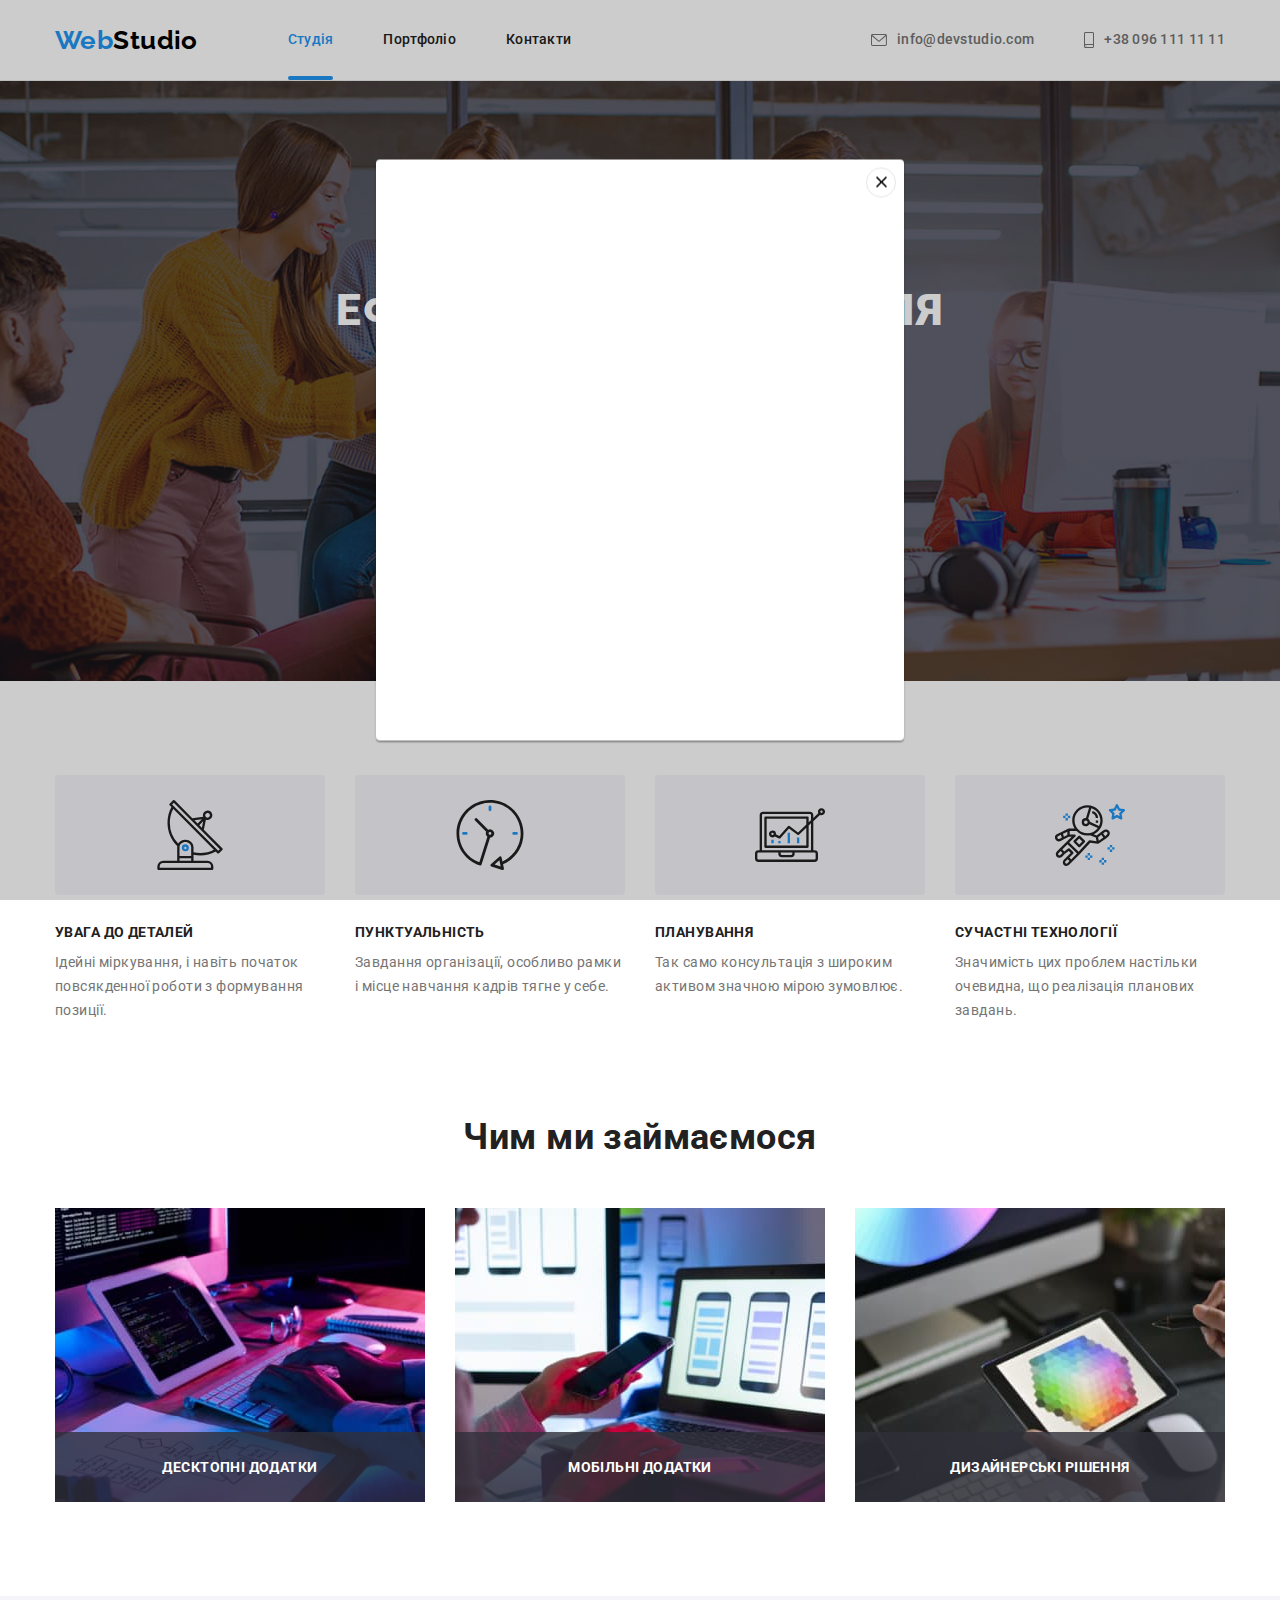
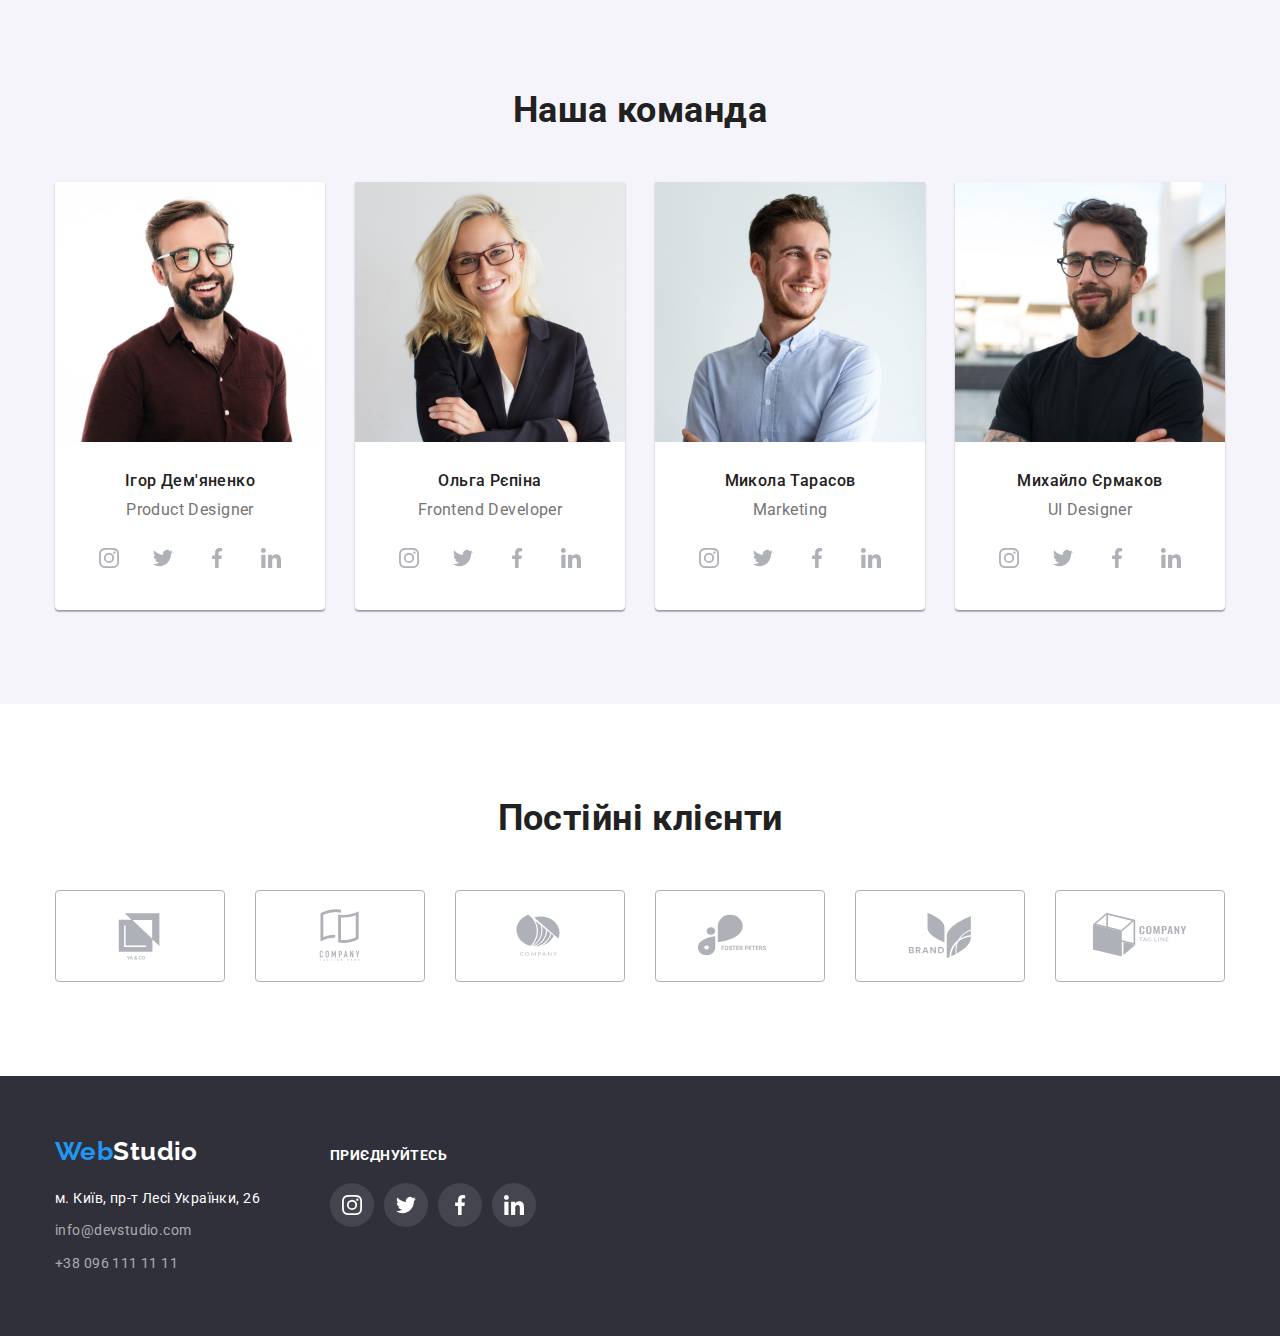
<file: index.html>
<!DOCTYPE html>
<html lang="uk">
  <head>
    <meta charset="UTF-8" />
    <meta http-equiv="X-UA-Compatible" content="IE=edge" />
    <meta name="viewport" content="width=device-width, initial-scale=1.0" />
    <title>WebStudio</title>
    <link rel="preconnect" href="https://fonts.googleapis.com" />
    <link rel="preconnect" href="https://fonts.gstatic.com" crossorigin />
    <link
      href="https://fonts.googleapis.com/css2?family=Raleway:wght@700&family=Roboto:wght@400;500;700;900&display=swap"
      rel="stylesheet"
    />
    <link
      rel="stylesheet"
      href="https://cdnjs.cloudflare.com/ajax/libs/modern-normalize/1.1.0/modern-normalize.min.css"
    />
    <link href="./assets/css/styles.css" rel="stylesheet" />
  </head>

  <body>
    <!-- Header -->
    <header class="header">
      <div class="container">
        <nav class="menu">
          <div class="menu-wrapper">
            <a class="menu-logo" href="./index.html"> Web<span class="logo-part">Studio</span> </a>
            <ul class="menu-list list">
              <li class="menu-item">
                <a class="menu-link menu-link-current" href="./index.html">Студія</a>
              </li>
              <li class="menu-item">
                <a class="menu-link" href="./portfolio.html">Портфоліо</a>
              </li>
              <li class="menu-item">
                <a class="menu-link" href="#">Контакти</a>
              </li>
            </ul>
          </div>
          <ul class="contacts">
            <li class="contacts-item">
              <a class="contacts-link" href="mailto:info@devstudio.com">
                <svg class="contacts-icon" width="16" height="12">
                  <use href="./assets/images/svg/icons.svg#envelope-icon"></use>
                </svg>
                <span class="contacts-label">info@devstudio.com</span>
              </a>
            </li>
            <li class="contacts-item">
              <a class="contacts-link" href="tel:+380961111111">
                <svg class="contacts-icon" width="10" height="16">
                  <use href="./assets/images/svg/icons.svg#smartphone-icon"></use>
                </svg>
                <span class="contacts-label">+38 096 111 11 11</span>
              </a>
            </li>
          </ul>
        </nav>
      </div>
    </header>
    <!-- Main content -->
    <main class="main">
      <section class="hero">
        <div class="container">
          <h1 class="hero-title">Ефективні рішення для вашого бізнесу</h1>
          <button class="hero-button" type="button" data-modal-open>Замовити послугу</button>
        </div>
      </section>
      <!-- Features -->
      <section class="features">
        <div class="features-container container">
          <h2 class="features-title visually-hidden">Особливості нашої роботи</h2>
          <ul class="features-list">
            <li class="features-item">
              <div class="features-wrapper">
                <svg class="features-icon" width="70" height="70">
                  <use href="./assets/images/svg/icons.svg#antenna-icon"></use>
                </svg>
              </div>
              <h3 class="features-item-title">Увага до деталей</h3>
              <p class="features-text">
                Ідейні міркування, і навіть початок повсякденної роботи з формування позиції.
              </p>
            </li>
            <li class="features-item">
              <div class="features-wrapper">
                <svg class="features-icon" width="70" height="70">
                  <use href="./assets/images/svg/icons.svg#clock-icon"></use>
                </svg>
              </div>
              <h3 class="features-item-title">Пунктуальнiсть</h3>
              <p class="features-text">
                Завдання організації, особливо рамки і місце навчання кадрів тягне у себе.
              </p>
            </li>
            <li class="features-item">
              <div class="features-wrapper">
                <svg class="features-icon" width="70" height="70">
                  <use href="./assets/images/svg/icons.svg#diagram-icon"></use>
                </svg>
              </div>
              <h3 class="features-item-title">Планування</h3>
              <p class="features-text">
                Так само консультація з широким активом значною мірою зумовлює.
              </p>
            </li>
            <li class="features-item">
              <div class="features-wrapper">
                <svg class="features-icon" width="70" height="70">
                  <use href="./assets/images/svg/icons.svg#astronaut-icon"></use>
                </svg>
              </div>
              <h3 class="features-item-title">Сучастнi технології</h3>
              <p class="features-text">
                Значимість цих проблем настільки очевидна, що реалізація планових завдань.
              </p>
            </li>
          </ul>
        </div>
      </section>
      <!-- Activity of the company -->
      <section class="gallery section">
        <div class="container">
          <h2 class="section-title">Чим ми займаємося</h2>
          <ul class="gallery-list">
            <li class="gallery-item">
              <img
                class="gallery-picture"
                src="./assets/images/jpg/our-work-1.jpg"
                alt="Програмування вебсайтів та додатків"
                width="370"
              />
              <div class="gallery-picture-overlay">
                <p class="overlay-text">Десктопні додатки</p>
              </div>
            </li>
            <li class="gallery-item">
              <img
                class="gallery-picture"
                src="./assets/images/jpg/our-work-2.jpg"
                alt="Адаптивний веб-дизайн сайтів"
                width="370"
              />
              <div class="gallery-picture-overlay">
                <p class="overlay-text">Мобільні додатки</p>
              </div>
            </li>
            <li class="gallery-item">
              <img
                class="gallery-picture"
                src="./assets/images/jpg/our-work-3.jpg"
                alt="Вибір кольору та дизайну сайту"
                width="370"
              />
              <div class="gallery-picture-overlay">
                <p class="overlay-text">Дизайнерські рішення</p>
              </div>
            </li>
          </ul>
        </div>
      </section>
      <!-- Our team -->
      <section class="our-team section">
        <div class="container">
          <h2 class="section-title">Наша команда</h2>
          <ul class="our-team-list">
            <li class="our-team-item">
              <img
                class="our-team-picture"
                src="./assets/images/jpg/employee-1.jpg"
                alt="Ігор Дем'яненко"
                width="270"
              />
              <div class="our-team-wrapper">
                <h3 class="our-team-subtitle">Ігор Дем'яненко</h3>
                <p class="our-team-text">Product Designer</p>
                <ul class="social-list">
                  <li class="social-item">
                    <a class="social-link" href="#">
                      <svg class="social-icon" width="20px" height="20px">
                        <use href="./assets/images/svg/icons.svg#instagram-icon"></use>
                      </svg>
                    </a>
                  </li>
                  <li class="social-item">
                    <a class="social-link" href="#">
                      <svg class="social-icon" width="20px" height="20px">
                        <use href="./assets/images/svg/icons.svg#twitter-icon"></use>
                      </svg>
                    </a>
                  </li>
                  <li class="social-item">
                    <a class="social-link" href="#">
                      <svg class="social-icon" width="20px" height="20px">
                        <use href="./assets/images/svg/icons.svg#facebook-icon"></use>
                      </svg>
                    </a>
                  </li>
                  <li class="social-item">
                    <a class="social-link" href="#">
                      <svg class="social-icon" width="20px" height="20px">
                        <use href="./assets/images/svg/icons.svg#linkedin-icon"></use>
                      </svg>
                    </a>
                  </li>
                </ul>
              </div>
            </li>
            <li class="our-team-item">
              <img
                class="our-team-picture"
                src="./assets/images/jpg/employee-2.jpg"
                alt="Ольга Рєпіна"
                width="270"
              />
              <div class="our-team-wrapper">
                <h3 class="our-team-subtitle">Ольга Рєпіна</h3>
                <p class="our-team-text">Frontend Developer</p>
                <ul class="social-list">
                  <li class="social-item">
                    <a class="social-link" href="#">
                      <svg class="social-icon" width="20px" height="20px">
                        <use href="./assets/images/svg/icons.svg#instagram-icon"></use>
                      </svg>
                    </a>
                  </li>
                  <li class="social-item">
                    <a class="social-link" href="#">
                      <svg class="social-icon" width="20px" height="20px">
                        <use href="./assets/images/svg/icons.svg#twitter-icon"></use>
                      </svg>
                    </a>
                  </li>
                  <li class="social-item">
                    <a class="social-link" href="#">
                      <svg class="social-icon" width="20px" height="20px">
                        <use href="./assets/images/svg/icons.svg#facebook-icon"></use>
                      </svg>
                    </a>
                  </li>
                  <li class="social-item">
                    <a class="social-link" href="#">
                      <svg class="social-icon" width="20px" height="20px">
                        <use href="./assets/images/svg/icons.svg#linkedin-icon"></use>
                      </svg>
                    </a>
                  </li>
                </ul>
              </div>
            </li>
            <li class="our-team-item">
              <img
                class="our-team-picture"
                src="./assets/images/jpg/employee-3.jpg"
                alt="Микола Тарасов"
                width="270"
              />
              <div class="our-team-wrapper">
                <h3 class="our-team-subtitle">Микола Тарасов</h3>
                <p class="our-team-text">Marketing</p>
                <ul class="social-list">
                  <li class="social-item">
                    <a class="social-link" href="#">
                      <svg class="social-icon" width="20px" height="20px">
                        <use href="./assets/images/svg/icons.svg#instagram-icon"></use>
                      </svg>
                    </a>
                  </li>
                  <li class="social-item">
                    <a class="social-link" href="#">
                      <svg class="social-icon" width="20px" height="20px">
                        <use href="./assets/images/svg/icons.svg#twitter-icon"></use>
                      </svg>
                    </a>
                  </li>
                  <li class="social-item">
                    <a class="social-link" href="#">
                      <svg class="social-icon" width="20px" height="20px">
                        <use href="./assets/images/svg/icons.svg#facebook-icon"></use>
                      </svg>
                    </a>
                  </li>
                  <li class="social-item">
                    <a class="social-link" href="#">
                      <svg class="social-icon" width="20px" height="20px">
                        <use href="./assets/images/svg/icons.svg#linkedin-icon"></use>
                      </svg>
                    </a>
                  </li>
                </ul>
              </div>
            </li>
            <li class="our-team-item">
              <img
                class="our-team-picture"
                src="./assets/images/jpg/employee-4.jpg"
                alt="Михайло Єрмаков"
                width="270"
              />
              <div class="our-team-wrapper">
                <h3 class="our-team-subtitle">Михайло Єрмаков</h3>
                <p class="our-team-text">UI Designer</p>
                <ul class="social-list">
                  <li class="social-item">
                    <a class="social-link" href="#">
                      <svg class="social-icon" width="20px" height="20px">
                        <use href="./assets/images/svg/icons.svg#instagram-icon"></use>
                      </svg>
                    </a>
                  </li>
                  <li class="social-item">
                    <a class="social-link" href="#">
                      <svg class="social-icon" width="20px" height="20px">
                        <use href="./assets/images/svg/icons.svg#twitter-icon"></use>
                      </svg>
                    </a>
                  </li>
                  <li class="social-item">
                    <a class="social-link" href="#">
                      <svg class="social-icon" width="20px" height="20px">
                        <use href="./assets/images/svg/icons.svg#facebook-icon"></use>
                      </svg>
                    </a>
                  </li>
                  <li class="social-item">
                    <a class="social-link" href="#">
                      <svg class="social-icon" width="20px" height="20px">
                        <use href="./assets/images/svg/icons.svg#linkedin-icon"></use>
                      </svg>
                    </a>
                  </li>
                </ul>
              </div>
            </li>
          </ul>
        </div>
      </section>
      <!-- Our partners -->
      <section class="partners section">
        <div class="partners-container container">
          <h2 class="section-title">Постійні клієнти</h2>
          <ul class="partners-list">
            <li class="partners-item">
              <a class="partners-link" href="#">
                <svg class="partners-icon" width="106" height="60">
                  <use href="./assets/images/svg/icons.svg#client-1"></use>
                </svg>
              </a>
            </li>
            <li class="partners-item">
              <a class="partners-link" href="#">
                <svg class="partners-icon" width="106" height="60">
                  <use href="./assets/images/svg/icons.svg#client-2"></use>
                </svg>
              </a>
            </li>
            <li class="partners-item">
              <a class="partners-link" href="#">
                <svg class="partners-icon" width="106" height="60">
                  <use href="./assets/images/svg/icons.svg#client-3"></use>
                </svg>
              </a>
            </li>
            <li class="partners-item">
              <a class="partners-link" href="#">
                <svg class="partners-icon" width="106" height="60">
                  <use href="./assets/images/svg/icons.svg#client-4"></use>
                </svg>
              </a>
            </li>
            <li class="partners-item">
              <a class="partners-link" href="#">
                <svg class="partners-icon" width="106" height="60">
                  <use href="./assets/images/svg/icons.svg#client-5"></use>
                </svg>
              </a>
            </li>
            <li class="partners-item">
              <a class="partners-link" href="#">
                <svg class="partners-icon" width="106" height="60">
                  <use href="./assets/images/svg/icons.svg#client-6"></use>
                </svg>
              </a>
            </li>
          </ul>
        </div>
      </section>
    </main>
    <!-- Footer -->
    <footer class="footer">
      <div class="container footer-container">
        <div class="footer-contacts">
          <a class="footer-logo" href="./index.html"> Web<span class="logo-part">Studio</span> </a>
          <address class="footer-address">
            <ul class="footer-list">
              <li class="footer-item">
                <a
                  class="footer-link link-map"
                  href="https://goo.gl/maps/8viNXfXdV3uJQZfFA"
                  target="_blank"
                  rel="noopener noreferrer nofollow"
                >
                  м. Київ, пр-т Лесі Українки, 26
                </a>
              </li>
              <li class="footer-item">
                <a class="footer-link" href="mailto:info@devstudio.com"> info@devstudio.com </a>
              </li>
              <li class="footer-item">
                <a class="footer-link" href="tel:+380961111111"> +38 096 111 11 11 </a>
              </li>
            </ul>
          </address>
        </div>
        <div class="social-wrapper">
          <p class="social-title">приєднуйтесь</p>
          <ul class="social-list">
            <li class="social-item">
              <!-- Добавить aria-label -->
              <a
                class="social-link footer-social-link"
                href="#"
                aria-label="Посилання на Instagram"
              >
                <svg class="social-icon" width="20px" height="20px">
                  <use href="./assets/images/svg/icons.svg#instagram-icon"></use>
                </svg>
              </a>
            </li>
            <li class="social-item">
              <a class="social-link footer-social-link" href="#">
                <svg class="social-icon" width="20px" height="20px">
                  <use href="./assets/images/svg/icons.svg#twitter-icon"></use>
                </svg>
              </a>
            </li>
            <li class="social-item">
              <a class="social-link footer-social-link" href="#">
                <svg class="social-icon" width="20px" height="20px">
                  <use href="./assets/images/svg/icons.svg#facebook-icon"></use>
                </svg>
              </a>
            </li>
            <li class="social-item">
              <a class="social-link footer-social-link" href="#">
                <svg class="social-icon" width="20px" height="20px">
                  <use href="./assets/images/svg/icons.svg#linkedin-icon"></use>
                </svg>
              </a>
            </li>
          </ul>
        </div>
      </div>
    </footer>
    <div class="backdrop" data-modal>
      <div class="modal">
        <button
          class="modal-close-button"
          type="button"
          aria-label="Кнопка закриття"
          data-modal-close
        >
          <svg class="modal-icon" width="18" height="18">
            <use href="./assets/images/svg/icons.svg#icon-close"></use>
          </svg>
        </button>
      </div>
    </div>
    <script src="./assets/js/modal.js"></script>
  </body>
</html>
</file>
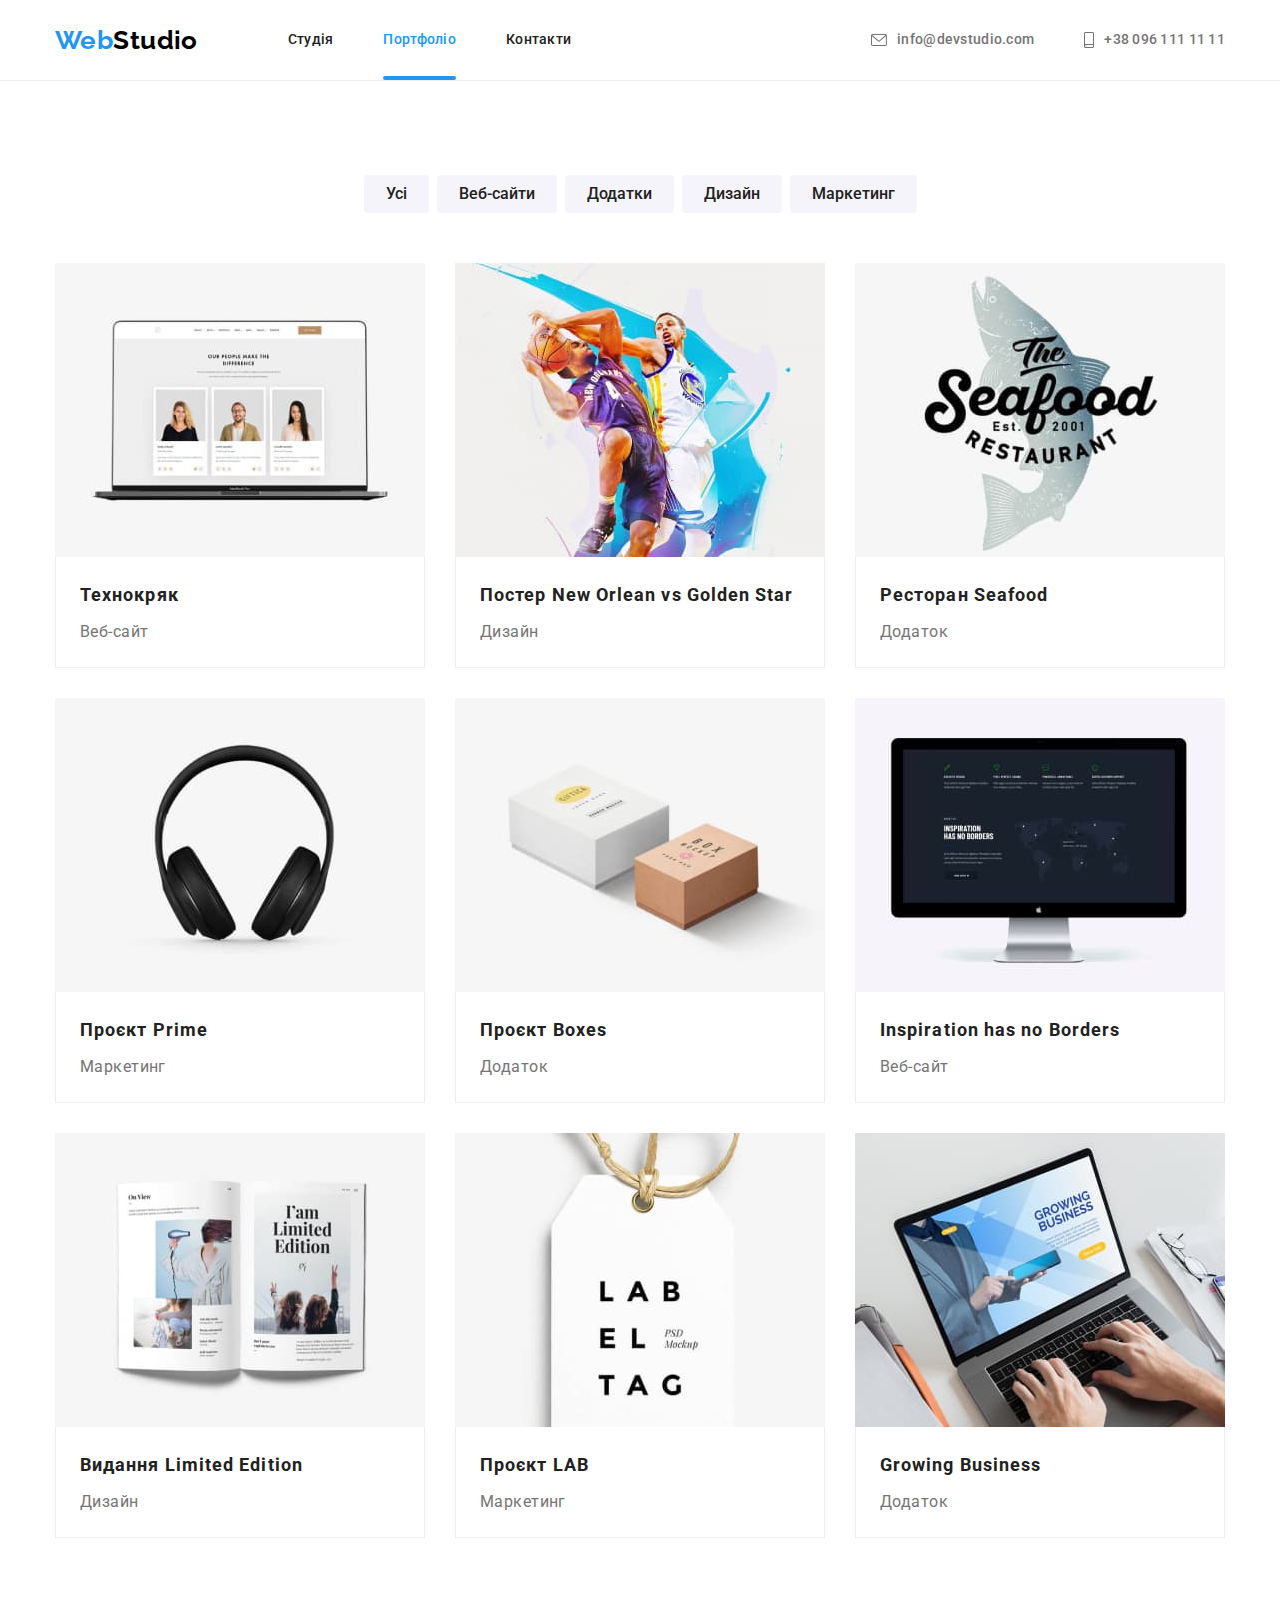
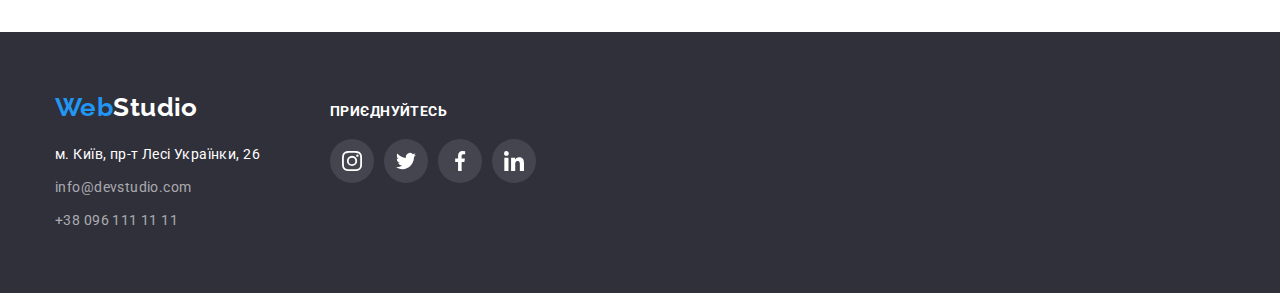
<file: portfolio.html>
<!DOCTYPE html>
<html lang="uk">
  <head>
    <meta charset="UTF-8" />
    <meta http-equiv="X-UA-Compatible" content="IE=edge" />
    <meta name="viewport" content="width=device-width, initial-scale=1.0" />
    <title>WebStudio</title>
    <link rel="preconnect" href="https://fonts.googleapis.com" />
    <link rel="preconnect" href="https://fonts.gstatic.com" crossorigin />
    <link
      href="https://fonts.googleapis.com/css2?family=Raleway:wght@700&family=Roboto:wght@400;500;700;900&display=swap"
      rel="stylesheet"
    />
    <link
      rel="stylesheet"
      href="https://cdnjs.cloudflare.com/ajax/libs/modern-normalize/1.1.0/modern-normalize.min.css"
    />
    <link href="./assets/css/styles.css" rel="stylesheet" />
  </head>

  <body>
    <!-- Header -->
    <header class="header">
      <div class="container">
        <nav class="menu">
          <div class="menu-wrapper">
            <a class="menu-logo" href="./index.html"> Web<span class="logo-part">Studio</span> </a>
            <ul class="menu-list list">
              <li class="menu-item">
                <a class="menu-link" href="./index.html">Студія</a>
              </li>
              <li class="menu-item">
                <a class="menu-link menu-link-current" href="./portfolio.html">Портфоліо</a>
              </li>
              <li class="menu-item">
                <a class="menu-link" href="#">Контакти</a>
              </li>
            </ul>
          </div>
          <ul class="contacts">
            <li class="contacts-item">
              <a class="contacts-link" href="mailto:info@devstudio.com">
                <svg class="contacts-icon" width="16" height="12">
                  <use href="./assets/images/svg/icons.svg#envelope-icon"></use>
                </svg>
                <span class="contacts-label">info@devstudio.com</span>
              </a>
            </li>
            <li class="contacts-item">
              <a class="contacts-link" href="tel:+380961111111">
                <svg class="contacts-icon" width="10" height="16">
                  <use href="./assets/images/svg/icons.svg#smartphone-icon"></use>
                </svg>
                <span class="contacts-label">+38 096 111 11 11</span>
              </a>
            </li>
          </ul>
        </nav>
      </div>
    </header>
    <!-- Main content -->
    <main>
      <!-- Portfolio filter buttons -->
      <section class="portfolio section">
        <div class="portfolio-container container">
          <ul class="portfolio-filter filter">
            <li class="filter-item">
              <button class="filter-button" type="button">Усі</button>
            </li>
            <li class="filter-item">
              <button class="filter-button" type="button">Веб-сайти</button>
            </li>
            <li class="filter-item">
              <button class="filter-button" type="button">Додатки</button>
            </li>
            <li class="filter-item">
              <button class="filter-button" type="button">Дизайн</button>
            </li>
            <li class="filter-item">
              <button class="filter-button" type="button">Маркетинг</button>
            </li>
          </ul>
          <!-- Company projects -->
          <ul class="portfolio-cards cards">
            <li class="cards-item">
              <a class="cards-link" href="#">
                <div class="cards-thumb">
                  <img
                    class="cards-picture"
                    src="./assets/images/jpg/portfolio-1.jpg"
                    alt="Вебсайт технокряк"
                  />
                  <div class="cards-overlay">
                    <p class="cards-overlay-text">
                      Ресурс пропонує комплексні пропозиції з різним рівнем функціоналу та сервісів.
                      Все це дозволить відвідувачу отримати вичерпні відомості про компанію чи
                      приватну особу.
                    </p>
                  </div>
                </div>
                <div class="cards-content">
                  <h2 class="cards-title">Технокряк</h2>
                  <p class="cards-text">Веб-сайт</p>
                </div>
              </a>
            </li>
            <li class="cards-item">
              <a class="cards-link" href="#">
                <div class="cards-thumb">
                  <img
                    class="cards-pictute"
                    src="./assets/images/jpg/portfolio-2.jpg"
                    alt="Постер New Orlean vs Golden Star"
                  />
                  <div class="cards-overlay">
                    <p class="cards-overlay-text">
                      Ресурс пропонує комплексні пропозиції з різним рівнем функціоналу та сервісів.
                      Все це дозволить відвідувачу отримати вичерпні відомості про компанію чи
                      приватну особу.
                    </p>
                  </div>
                </div>
                <div class="cards-content">
                  <h2 class="cards-title">Постер New Orlean vs Golden Star</h2>
                  <p class="cards-text">Дизайн</p>
                </div>
              </a>
            </li>
            <li class="cards-item">
              <a class="cards-link" href="#">
                <div class="cards-thumb">
                  <img
                    class="cards-pictute"
                    src="./assets/images/jpg/portfolio-3.jpg"
                    alt="Додаток Ресторан Seafood"
                  />
                  <div class="cards-overlay">
                    <p class="cards-overlay-text">
                      Ресурс пропонує комплексні пропозиції з різним рівнем функціоналу та сервісів.
                      Все це дозволить відвідувачу отримати вичерпні відомості про компанію чи
                      приватну особу.
                    </p>
                  </div>
                </div>
                <div class="cards-content">
                  <h2 class="cards-title">Ресторан Seafood</h2>
                  <p class="cards-text">Додаток</p>
                </div>
              </a>
            </li>
            <li class="cards-item">
              <a class="cards-link" href="#">
                <div class="cards-thumb">
                  <img
                    class="cards-pictute"
                    src="./assets/images/jpg/portfolio-4.jpg"
                    alt="Маркетинг-проект Prime"
                  />
                  <div class="cards-overlay">
                    <p class="cards-overlay-text">
                      Ресурс пропонує комплексні пропозиції з різним рівнем функціоналу та сервісів.
                      Все це дозволить відвідувачу отримати вичерпні відомості про компанію чи
                      приватну особу.
                    </p>
                  </div>
                </div>
                <div class="cards-content">
                  <h2 class="cards-title">Проєкт Prime</h2>
                  <p class="cards-text">Маркетинг</p>
                </div>
              </a>
            </li>
            <li class="cards-item">
              <a class="cards-link" href="#">
                <div class="cards-thumb">
                  <img
                    class="cards-pictute"
                    src="./assets/images/jpg/portfolio-5.jpg"
                    alt="Додаток проект Boxes"
                  />
                  <div class="cards-overlay">
                    <p class="cards-overlay-text">
                      Ресурс пропонує комплексні пропозиції з різним рівнем функціоналу та сервісів.
                      Все це дозволить відвідувачу отримати вичерпні відомості про компанію чи
                      приватну особу.
                    </p>
                  </div>
                </div>
                <div class="cards-content">
                  <h2 class="cards-title">Проєкт Boxes</h2>
                  <p class="cards-text">Додаток</p>
                </div>
              </a>
            </li>
            <li class="cards-item">
              <a class="cards-link" href="#">
                <div class="cards-thumb">
                  <img
                    class="cards-pictute"
                    src="./assets/images/jpg/portfolio-6.jpg"
                    alt="Веб-сайт Inspiration has no Borders"
                  />
                  <div class="cards-overlay">
                    <p class="cards-overlay-text">
                      Ресурс пропонує комплексні пропозиції з різним рівнем функціоналу та сервісів.
                      Все це дозволить відвідувачу отримати вичерпні відомості про компанію чи
                      приватну особу.
                    </p>
                  </div>
                </div>
                <div class="cards-content">
                  <h2 class="cards-title">Inspiration has no Borders</h2>
                  <p class="cards-text">Веб-сайт</p>
                </div>
              </a>
            </li>
            <li class="cards-item">
              <a class="cards-link" href="#">
                <div class="cards-thumb">
                  <img
                    class="cards-pictute"
                    src="./assets/images/jpg/portfolio-7.jpg"
                    alt="Дизайн Видання Limited Edition"
                  />
                  <div class="cards-overlay">
                    <p class="cards-overlay-text">
                      Ресурс пропонує комплексні пропозиції з різним рівнем функціоналу та сервісів.
                      Все це дозволить відвідувачу отримати вичерпні відомості про компанію чи
                      приватну особу.
                    </p>
                  </div>
                </div>
                <div class="cards-content">
                  <h2 class="cards-title">Видання Limited Edition</h2>
                  <p class="cards-text">Дизайн</p>
                </div>
              </a>
            </li>
            <li class="cards-item">
              <a class="cards-link" href="#">
                <div class="cards-thumb">
                  <img
                    class="cards-pictute"
                    src="./assets/images/jpg/portfolio-8.jpg"
                    alt="Маркетинг проект LAB"
                  />
                  <div class="cards-overlay">
                    <p class="cards-overlay-text">
                      Ресурс пропонує комплексні пропозиції з різним рівнем функціоналу та сервісів.
                      Все це дозволить відвідувачу отримати вичерпні відомості про компанію чи
                      приватну особу.
                    </p>
                  </div>
                </div>
                <div class="cards-content">
                  <h2 class="cards-title">Проєкт LAB</h2>
                  <p class="cards-text">Маркетинг</p>
                </div>
              </a>
            </li>
            <li class="cards-item">
              <a class="cards-link" href="#">
                <div class="cards-thumb">
                  <img
                    class="cards-pictute"
                    src="./assets/images/jpg/portfolio-9.jpg"
                    alt="Додаток Growing Business"
                  />
                  <div class="cards-overlay">
                    <p class="cards-overlay-text">
                      Ресурс пропонує комплексні пропозиції з різним рівнем функціоналу та сервісів.
                      Все це дозволить відвідувачу отримати вичерпні відомості про компанію чи
                      приватну особу.
                    </p>
                  </div>
                </div>
                <div class="cards-content">
                  <h2 class="cards-title">Growing Business</h2>
                  <p class="cards-text">Додаток</p>
                </div>
              </a>
            </li>
          </ul>
        </div>
      </section>
    </main>
    <!-- Footer -->
    <footer class="footer">
      <div class="container">
        <div class="footer-container">
          <div class="footer-contacts">
            <a class="footer-logo" href="./index.html">
              Web<span class="logo-part">Studio</span>
            </a>
            <address class="footer-address">
              <ul class="footer-list">
                <li class="footer-item">
                  <a
                    class="footer-link link-map"
                    href="https://goo.gl/maps/8viNXfXdV3uJQZfFA"
                    target="_blank"
                    rel="noopener noreferrer nofollow"
                  >
                    м. Київ, пр-т Лесі Українки, 26
                  </a>
                </li>
                <li class="footer-item">
                  <a class="footer-link" href="mailto:info@devstudio.com"> info@devstudio.com </a>
                </li>
                <li class="footer-item">
                  <a class="footer-link" href="tel:+380961111111"> +38 096 111 11 11 </a>
                </li>
              </ul>
            </address>
          </div>
          <div class="social-wrapper">
            <h2 class="social-title">приєднуйтесь</h2>
            <ul class="social-list">
              <li class="social-item">
                <a class="social-link footer-social-link" href="#">
                  <svg class="social-icon" width="20px" height="20px">
                    <use href="./assets/images/svg/icons.svg#instagram-icon"></use>
                  </svg>
                </a>
              </li>
              <li class="social-item">
                <a class="social-link footer-social-link" href="#">
                  <svg class="social-icon" width="20px" height="20px">
                    <use href="./assets/images/svg/icons.svg#twitter-icon"></use>
                  </svg>
                </a>
              </li>
              <li class="social-item">
                <a class="social-link footer-social-link" href="#">
                  <svg class="social-icon" width="20px" height="20px">
                    <use href="./assets/images/svg/icons.svg#facebook-icon"></use>
                  </svg>
                </a>
              </li>
              <li class="social-item">
                <a class="social-link footer-social-link" href="#">
                  <svg class="social-icon" width="20px" height="20px">
                    <use href="./assets/images/svg/icons.svg#linkedin-icon"></use>
                  </svg>
                </a>
              </li>
            </ul>
          </div>
        </div>
      </div>
    </footer>
  </body>
</html>
</file>
<file: assets/css/styles.css>
/* Variables */
:root {
  --basic-grey-color: #757575;
  --secondary-grey-color: #f5f4fa;
  --deep-black-color: #000000;
  --basic-black-color: #212121;
  --secondary-black-color: #2f303a;
  --basic-blue-color: #2196f3;
  --secondary-blue-color: #188ce8;
  --overlay-blue-color: rgba(33, 150, 243, 0.9);
  --basic-white-color: #ffffff;
  --secondary-white-color: #f5f5f5;
  --alternative-white-color: #eeeeee;
  --alternative-rgba-white-color: rgba(255, 255, 255, 0.6);
  --white-color-100: rgba(255, 255, 255, 0.1);
  --header-border-grey-color: #ececec;
  --icon-gray-color: #afb1b8;

  --animation-timing-function: 250ms cubic-bezier(0.4, 0, 0.2, 1);
}

/* common body styles */
body {
  font-family: 'Roboto', sans-serif;
  font-size: 14px;
  letter-spacing: 0.03em;
  color: var(--basic-grey-color);
  background-color: var(--basic-white-color);
}

/* reset styles */
h1,
h2,
h3,
h4,
h5,
h6,
p {
  margin: 0;
}

ul {
  list-style: none;
  padding: 0;
  margin: 0;
}

a {
  text-decoration: none;
  color: currentColor;
}

img {
  display: block;
  max-width: 100%;
  height: auto;
}

/* Styles for hiding content */
.visually-hidden {
  position: absolute;
  width: 1px;
  height: 1px;
  margin: -1px;
  border: 0;
  padding: 0;
  white-space: nowrap;
  clip-path: inset(100%);
  clip: rect(0 0 0 0);
  overflow: hidden;
}

/* common styles */
.section {
  padding: 94px 0;
}

.section-title {
  margin-bottom: 50px;
  font-weight: 700;
  font-size: 36px;
  line-height: 1.16;
  text-align: center;
  color: var(--basic-black-color);
}

.container {
  width: 1200px;
  margin: 0 auto;
  padding: 0 15px;
}

.social-list {
  display: flex;
  justify-content: center;
  align-items: center;
  gap: 10px;
}

.social-item {
  width: 44px;
  height: 44px;
}

.social-link {
  display: flex;
  align-items: center;
  justify-content: center;
  width: 100%;
  height: 100%;

  border-radius: 50%;
  background-color: var(--basic-white-color);
  color: var(--icon-gray-color);

  transition: background-color var(--animation-timing-function),
    color var(--animation-timing-function);
}

.social-link:hover,
.social-link:focus {
  background-color: var(--basic-blue-color);
  color: var(--basic-white-color);
}

.social-icon {
  fill: currentColor;
}

/* Header styles */
.header {
  border-bottom: 1px solid var(--header-border-grey-color);
}

.menu {
  display: flex;
  justify-content: space-between;
  align-items: center;
}

.menu-wrapper {
  display: flex;
  align-items: center;
}

.menu-logo {
  margin-right: 90px;
  font-family: 'Raleway', sans-serif;
  font-weight: 700;
  font-size: 26px;
  line-height: 1.19;
  text-decoration: none;
  color: var(--basic-blue-color);
}

.menu-logo .logo-part {
  color: var(--deep-black-color);
}

.menu-list,
.contacts {
  font-weight: 500;
  line-height: 1.14;
  letter-spacing: 0.02em;
}

.menu-list {
  display: flex;
  align-items: center;
  gap: 50px;
}

.menu-item {
  position: relative;
}

.menu-link {
  display: block;
  padding: 32px 0;

  color: var(--basic-black-color);

  transition: color var(--animation-timing-function);
}

.menu-link:hover,
.menu-link:focus,
.menu-link-current {
  color: var(--basic-blue-color);
}



.menu-link-current::after {
  position: absolute;
  bottom: 0;
  left: 0;

  content: '';
  display: block;
  width: 100%;
  height: 4px;
  background-color: var(--basic-blue-color);
  border-radius: 2px;
}

.contacts {
  display: flex;
  align-items: center;
  margin: 0;
  color: var(--basic-grey-color);
}

.contacts-item:first-child {
  margin-right: 50px;
}

.contacts-link {
  display: flex;
  align-items: center;
  color: currentColor;
  fill: currentColor;

  transition: color var(--animation-timing-function),
    fill var(--animation-timing-function);
}

.contacts-link:hover,
.contacts-link:focus {
  color: var(--basic-blue-color);
  fill: var(--basic-blue-color);
}

.contacts-label {
  margin-left: 10px;
  color: currentColor;
}

/* Hero styles */
.hero {
  max-width: 1600px;
  margin: 0 auto;
  padding: 200px 0;
  text-align: center;
  background-image: linear-gradient(rgba(47, 48, 58, 0.4), rgba(47, 48, 58, 0.4)),
    url('../images/jpg/main-image.jpg');
  background-repeat: no-repeat;
  background-color: var(--secondary-black-color);
  background-size: cover;
  background-position: center;
}

.hero-title {
  margin: 0 auto;
  max-width: 700px;
  font-weight: 900;
  font-size: 44px;
  line-height: 1.36;
  text-align: center;
  text-transform: uppercase;
  letter-spacing: 0.06em;
  color: var(--basic-white-color);
}

.hero-button {
  margin-top: 30px;
  padding: 10px 32px;

  border-radius: 4px;
  border: none;
  font-family: inherit;
  font-weight: 700;
  font-size: 16px;
  line-height: 1.89;
  letter-spacing: 0.06em;
  text-align: center;
  cursor: pointer;
  color: var(--basic-white-color);
  background-color: var(--basic-blue-color);
  box-shadow: 0px 4px 4px rgba(0, 0, 0, 0.15);

  transition: background-color var(--animation-timing-function),
    box-shadow var(--animation-timing-function);
}

.hero-button:hover,
.hero-button:focus {
  background-color: var(--secondary-blue-color);
  box-shadow: 0px 4px 4px rgba(0, 0, 0, 0.15);
}

/* Features styles */
.features {
  padding-top: 94px;
}

.features-container {
  display: flex;
}

.features-list {
  display: flex;
  margin: 0;
  gap: 30px;
}

.features-item {
  flex-basis: calc((100% - 90px) / 4);
}

.features-wrapper {
  position: relative;
  display: flex;
  justify-content: center;
  align-items: center;
  height: 120px;
  background: var(--secondary-grey-color);
  border-radius: 4px;
  margin-bottom: 30px;
}

.features-item-title {
  margin-bottom: 10px;
  font-weight: 700;
  font-size: 14px;
  line-height: 1.14;
  text-transform: uppercase;
  color: var(--basic-black-color);
}

.features-text {
  line-height: 1.71;
  color: var(--basic-grey-color);
}

/* Gallery styles */
.gallery-list {
  display: flex;
  justify-content: center;
  gap: 30px;
}

.gallery-item {
  position: relative;

  flex-basis: calc((100% - 60px) / 3);
}

.gallery-picture {
  display: block;
  max-width: 100%;
  height: auto;
}

.gallery-picture-overlay {
  position: absolute;
  bottom: 0;
  left: 0;
  width: 100%;

  font-weight: 700;
  text-align: center;
  text-transform: uppercase;
  color: var(--basic-white-color);
  background-color: rgba(47, 48, 58, 0.8);
}

.overlay-text {
  padding: 27px 0;
}

/* Our Team styles */
.our-team {
  background-color: var(--secondary-grey-color);
}

.our-team-list {
  display: flex;
  justify-content: center;
  gap: 30px;
}

.our-team-item {
  flex-basis: calc((100% - 90px) / 4);
  flex-direction: column;
  text-align: center;
  color: var(--basic-grey-color);
  background-color: var(--basic-white-color);
  box-shadow: 0px 1px 3px rgba(0, 0, 0, 0.12), 0px 1px 1px rgba(0, 0, 0, 0.14),
    0px 2px 1px rgba(0, 0, 0, 0.2);
  border-radius: 0px 0px 4px 4px;
}

.our-team-picture {
  display: block;
  max-width: 100%;
  height: auto;
}

.our-team-wrapper {
  padding: 30px 0;
}

.our-team-subtitle {
  font-weight: 500;
  font-size: 16px;
  line-height: 1.18;
  color: var(--basic-black-color);
}

.our-team-text {
  margin-top: 10px;
  margin-bottom: 16px;
  font-size: 16px;
  line-height: 1.18;
}

/* Partners styles */
.partners-list {
  display: flex;
  align-items: center;
  justify-content: center;
  gap: 30px;
}

.partners-item {
  width: 170px;
  height: 92px;
}

.partners-link {
  display: flex;
  justify-content: center;
  align-items: center;
  width: 100%;
  height: 100%;

  border: 1px solid var(--icon-gray-color);
  border-radius: 4px;
  color: var(--icon-gray-color);

  transition: color var(--animation-timing-function), border-color var(--animation-timing-function);
}

.partners-link:hover,
.partners-link:focus {
  color: var(--basic-blue-color);
  border-color: var(--basic-blue-color);
}

.partners-icon {
  fill: currentColor;
}

/* Footer styles */
.footer {
  background-color: var(--secondary-black-color);
  padding: 60px 0;
}

.footer-container {
  display: flex;
  align-items: baseline;
}

.footer-contacts {
  margin-right: 70px;
}

.footer-logo {
  display: block;
  margin-bottom: 20px;
  font-family: 'Raleway', sans-serif;
  font-weight: 700;
  font-size: 26px;
  line-height: 1.19;
  text-decoration: none;
  color: var(--basic-blue-color);
}

.footer-logo .logo-part {
  color: var(--basic-white-color);
}

.footer-address {
  font-style: normal;
}

.footer-list {
  margin: 0 0;
  display: flex;
  flex-direction: column;
  gap: 9px;
}

.footer .link-map {
  line-height: 1.71;
  text-decoration: none;
  color: var(--basic-white-color);
}

.footer-link {
  line-height: 1.71;
  color: var(--alternative-rgba-white-color);

  transition: color var(--animation-timing-function);
}

.footer-link:hover,
.footer-link:focus {
  color: var(--basic-blue-color);
}

.social-title {
  margin-bottom: 20px;

  font-size: 14px;
  text-transform: uppercase;
  color: var(--basic-white-color);
  font-weight: 700;
}

.footer-social-link {
  background-color: var(--white-color-100);
  color: var(--basic-white-color);
}

/* Portfolio styles */
.portfolio-filter {
  display: flex;
  justify-content: center;
  margin-bottom: 50px;
  gap: 8px;
}

.filter-button {
  padding: 6px 22px;

  font-family: inherit;
  font-weight: 500;
  font-size: 16px;
  line-height: 1.63;
  text-align: center;

  color: var(--basic-black-color);
  background-color: var(--secondary-grey-color);
  box-shadow: none;
  border: none;
  border-radius: 4px;
  cursor: pointer;

  transition: color var(--animation-timing-function),
    background-color var(--animation-timing-function), box-shadow var(--animation-timing-function);
}

.filter-button:hover,
.filter-button:focus {
  color: var(--basic-white-color);
  background-color: var(--basic-blue-color);
  box-shadow: 0px 3px 1px rgba(0, 0, 0, 0.1), 0px 1px 2px rgba(0, 0, 0, 0.08),
    0px 2px 2px rgba(0, 0, 0, 0.12);
}

.portfolio-cards {
  display: flex;
  flex-wrap: wrap;
  gap: 30px;
}

.cards-link {
  display: block;

  transition: box-shadow var(--animation-timing-function);
}

.cards-link:hover,
.cards-link:focus {
  box-shadow: 0px 1px 1px rgba(0, 0, 0, 0.12), 0px 4px 4px rgba(0, 0, 0, 0.06),
    1px 4px 6px rgba(0, 0, 0, 0.16);
}

.cards-link:hover .cards-overlay {
  transform: translateY(0);
}

.cards-thumb {
  position: relative;
  overflow: hidden;
  max-width: 370px;
  max-height: 294px;
}

.cards-overlay {
  position: absolute;
  bottom: 0;
  right: 0;
  content: '';
  display: block;
  padding: 63px 24px;
  transform: translateY(101%);
  transition: transform var(--animation-timing-function);
  will-change: transform;

  width: 100%;
  height: 100%;
  background-color: var(--overlay-blue-color);
}

.cards-overlay-text {
  font-size: 18px;
  line-height: 1.6;
  color: var(--basic-white-color);
}

.cards-picture {
  display: block;
  max-width: 100%;
  height: auto;
}

.cards-content {
  padding: 20px 24px;
  border: 1px solid var(--alternative-white-color);
  border-top: none;
}

.cards-title {
  margin-bottom: 4px;
  font-weight: 700;
  font-size: 18px;
  line-height: 2;
  letter-spacing: 0.06em;
  color: var(--basic-black-color);
}

.cards-text {
  font-size: 16px;
  line-height: 1.87;
  color: var(--basic-grey-color);
}

/* modal window styles */
.backdrop {
  position: fixed;
  top: 0;
  left: 0;
  width: 100%;
  height: 100%;

  background-color: rgba(0, 0, 0, 0.2);

  transition: opacity 150ms linear, visibility 150ms linear;
  will-change: opacity;
}

.backdrop.is-hidden {
  opacity: 0;
  visibility: hidden;
  pointer-events: none;
}

.backdrop.is-hidden .modal {
  transform: translate(-50%, -60%);
}


.modal {
  position: absolute;
  top: 50%;
  left: 50%;
  transform: translate(-50%, -50%);
  transition: transform 300ms ease-out;
  will-change: transform;

  min-width: 528px;
  min-height: 581px;
  padding: 30px;

  background-color: var(--basic-white-color);
  box-shadow: 0px 1px 3px rgba(0, 0, 0, 0.12), 0px 1px 1px rgba(0, 0, 0, 0.14),
    0px 2px 1px rgba(0, 0, 0, 0.2);
  border-radius: 4px;
}

.modal-close-button {
  position: absolute;
  top: 8px;
  right: 8px;

  display: flex;
  justify-content: center;
  align-items: center;
  padding: 0;
  width: 30px;
  height: 30px;

  border: 1px solid rgba(0, 0, 0, 0.1);
  border-radius: 50%;
  cursor: pointer;
  background-color: unset;
}
</file>
